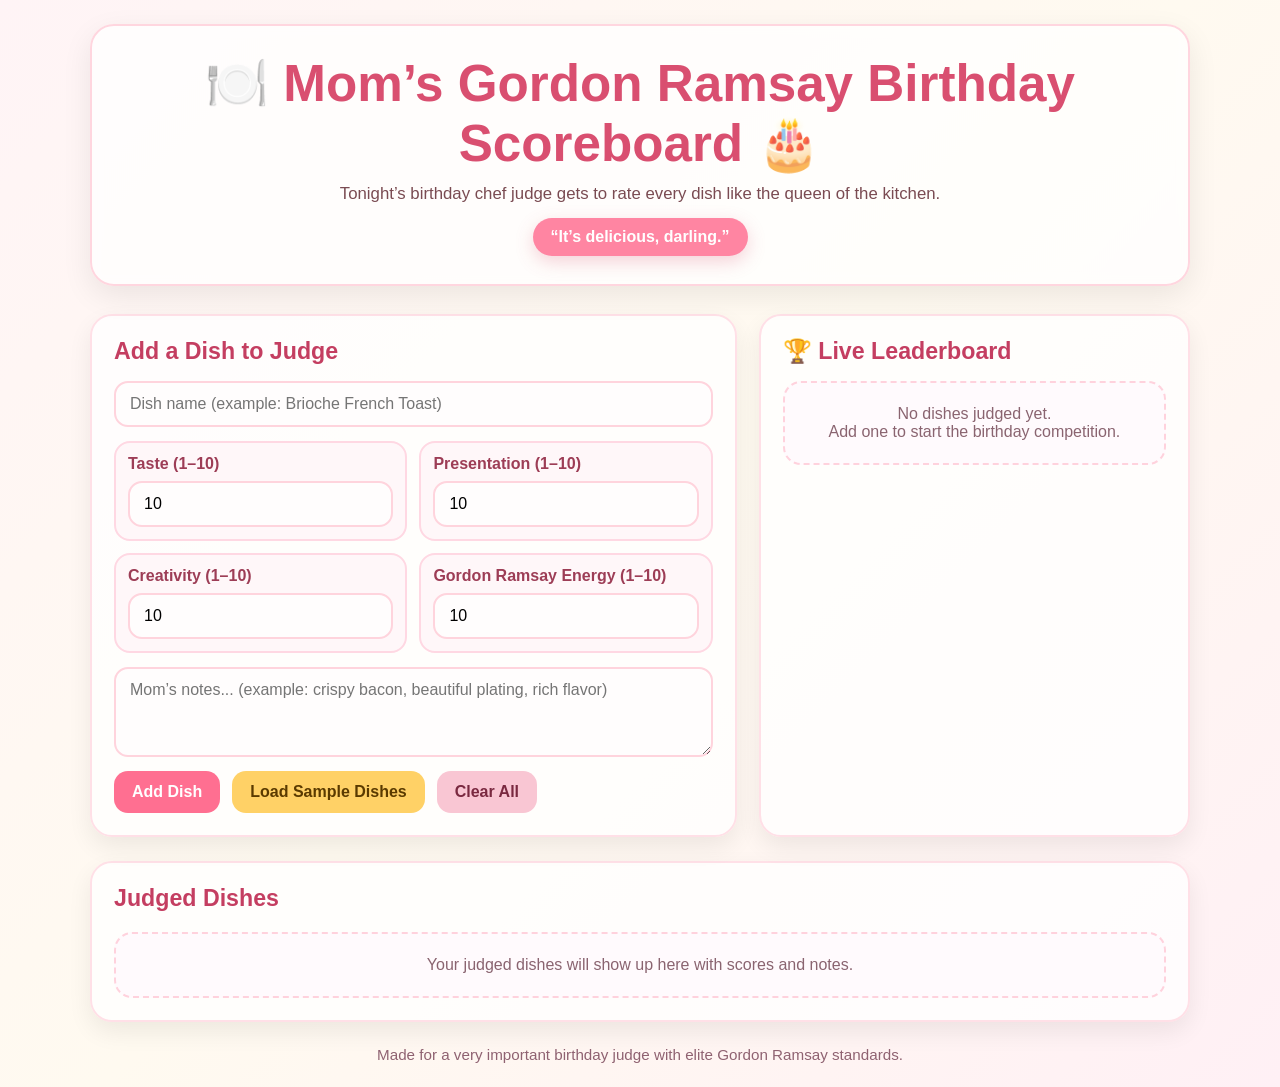
<file: birthday_judge.html>
<!DOCTYPE html>
<html lang="en">
<head>
  <meta charset="UTF-8" />
  <meta name="viewport" content="width=device-width, initial-scale=1.0" />
  <title>Mom's Gordon Ramsay Birthday Scoreboard</title>
  <style>
    * {
      box-sizing: border-box;
      margin: 0;
      padding: 0;
      font-family: "Trebuchet MS", "Segoe UI", sans-serif;
    }

    body {
      background: linear-gradient(135deg, #fff4f6, #fffaf0, #fff0f5);
      color: #4a2c2a;
      min-height: 100vh;
      padding: 24px;
    }

    .container {
      max-width: 1100px;
      margin: 0 auto;
    }

    .header {
      text-align: center;
      margin-bottom: 28px;
      background: rgba(255,255,255,0.75);
      backdrop-filter: blur(6px);
      border-radius: 24px;
      padding: 28px 20px;
      box-shadow: 0 10px 30px rgba(0,0,0,0.08);
      border: 2px solid #ffd6df;
    }

    .header h1 {
      font-size: clamp(2rem, 4vw, 3.4rem);
      color: #d94f70;
      margin-bottom: 10px;
    }

    .header p {
      font-size: 1.05rem;
      color: #7a4b52;
    }

    .birthday-badge {
      display: inline-block;
      margin-top: 14px;
      background: #ff85a2;
      color: white;
      padding: 10px 18px;
      border-radius: 999px;
      font-weight: bold;
      box-shadow: 0 6px 18px rgba(217, 79, 112, 0.25);
    }

    .top-grid {
      display: grid;
      grid-template-columns: 1.2fr 0.8fr;
      gap: 22px;
      margin-bottom: 24px;
    }

    .panel {
      background: rgba(255,255,255,0.82);
      border: 2px solid #ffe0e7;
      border-radius: 22px;
      padding: 22px;
      box-shadow: 0 10px 24px rgba(0,0,0,0.07);
    }

    .panel h2 {
      margin-bottom: 16px;
      color: #c43e61;
      font-size: 1.45rem;
    }

    .dish-form {
      display: grid;
      gap: 14px;
    }

    .dish-form input,
    .dish-form textarea {
      width: 100%;
      border: 2px solid #ffd4dd;
      border-radius: 14px;
      padding: 12px 14px;
      font-size: 1rem;
      background: #fffdfd;
      outline: none;
      transition: 0.2s ease;
    }

    .dish-form input:focus,
    .dish-form textarea:focus {
      border-color: #ff8daa;
      box-shadow: 0 0 0 4px rgba(255, 141, 170, 0.15);
    }

    .dish-form textarea {
      min-height: 90px;
      resize: vertical;
    }

    .score-grid {
      display: grid;
      grid-template-columns: repeat(2, 1fr);
      gap: 12px;
    }

    .score-box {
      background: #fff7f9;
      border: 2px solid #ffd8e3;
      border-radius: 16px;
      padding: 12px;
    }

    .score-box label {
      display: block;
      margin-bottom: 8px;
      font-weight: bold;
      color: #9d3d56;
    }

    .score-box input {
      width: 100%;
    }

    .btn-row {
      display: flex;
      gap: 12px;
      flex-wrap: wrap;
    }

    button {
      border: none;
      border-radius: 14px;
      padding: 12px 18px;
      font-size: 1rem;
      font-weight: bold;
      cursor: pointer;
      transition: transform 0.15s ease, opacity 0.15s ease;
    }

    button:hover {
      transform: translateY(-2px);
      opacity: 0.95;
    }

    .primary-btn {
      background: #ff6f91;
      color: white;
    }

    .secondary-btn {
      background: #ffd166;
      color: #5a3a00;
    }

    .danger-btn {
      background: #f9c6d3;
      color: #7a2940;
    }

    .leaderboard {
      list-style: none;
      display: grid;
      gap: 12px;
    }

    .leaderboard-item {
      background: linear-gradient(135deg, #fff8fb, #fffaf4);
      border: 2px solid #ffdbe5;
      border-radius: 18px;
      padding: 14px 16px;
      display: grid;
      grid-template-columns: auto 1fr auto;
      align-items: center;
      gap: 14px;
    }

    .place {
      width: 42px;
      height: 42px;
      border-radius: 50%;
      background: #ff8fab;
      color: white;
      display: grid;
      place-items: center;
      font-weight: bold;
      font-size: 1.05rem;
    }

    .leaderboard-item:first-child .place {
      background: #ffb703;
    }

    .leaderboard-item:nth-child(2) .place {
      background: #b8b8ff;
    }

    .leaderboard-item:nth-child(3) .place {
      background: #f4a261;
    }

    .dish-name {
      font-weight: bold;
      font-size: 1.08rem;
      color: #7f2945;
    }

    .dish-sub {
      font-size: 0.92rem;
      color: #7a5a60;
      margin-top: 4px;
    }

    .total-score {
      font-size: 1.3rem;
      font-weight: bold;
      color: #d94f70;
    }

    .cards {
      display: grid;
      gap: 16px;
      margin-top: 20px;
    }

    .dish-card {
      background: rgba(255,255,255,0.9);
      border: 2px solid #ffe2e9;
      border-radius: 22px;
      padding: 18px;
      box-shadow: 0 8px 20px rgba(0,0,0,0.05);
    }

    .dish-card-top {
      display: flex;
      justify-content: space-between;
      align-items: center;
      gap: 12px;
      margin-bottom: 14px;
      flex-wrap: wrap;
    }

    .dish-card h3 {
      color: #b83258;
      font-size: 1.25rem;
    }

    .badge {
      background: #ffe680;
      color: #6b4f00;
      font-weight: bold;
      padding: 8px 12px;
      border-radius: 999px;
    }

    .mini-scores {
      display: grid;
      grid-template-columns: repeat(4, 1fr);
      gap: 10px;
      margin-bottom: 12px;
    }

    .mini-score {
      background: #fff8fb;
      border: 1.5px solid #ffd7e2;
      border-radius: 14px;
      padding: 10px;
      text-align: center;
    }

    .mini-score strong {
      display: block;
      color: #a13d58;
      margin-bottom: 5px;
      font-size: 0.92rem;
    }

    .notes {
      background: #fffaf2;
      border-left: 4px solid #ffb4a2;
      padding: 12px;
      border-radius: 12px;
      color: #6f4e37;
      margin-bottom: 14px;
      white-space: pre-wrap;
    }

    .card-actions {
      display: flex;
      gap: 10px;
      flex-wrap: wrap;
    }

    .small-btn {
      padding: 10px 14px;
      border-radius: 12px;
      font-size: 0.94rem;
    }

    .empty-state {
      text-align: center;
      padding: 22px;
      color: #8a6470;
      background: #fffafd;
      border: 2px dashed #ffd2dd;
      border-radius: 18px;
    }

    .footer-note {
      text-align: center;
      margin-top: 24px;
      color: #8f6271;
      font-size: 0.95rem;
    }

    @media (max-width: 840px) {
      .top-grid {
        grid-template-columns: 1fr;
      }

      .score-grid,
      .mini-scores {
        grid-template-columns: repeat(2, 1fr);
      }
    }

    @media (max-width: 520px) {
      .score-grid,
      .mini-scores {
        grid-template-columns: 1fr;
      }

      .leaderboard-item {
        grid-template-columns: 1fr;
        text-align: center;
      }

      .place {
        margin: 0 auto;
      }
    }
  </style>
</head>
<body>
  <div class="container">
    <div class="header">
      <h1>🍽️ Mom’s Gordon Ramsay Birthday Scoreboard 🎂</h1>
      <p>Tonight’s birthday chef judge gets to rate every dish like the queen of the kitchen.</p>
      <div class="birthday-badge">“It’s delicious, darling.”</div>
    </div>

    <div class="top-grid">
      <div class="panel">
        <h2>Add a Dish to Judge</h2>
        <div class="dish-form">
          <input type="text" id="dishName" placeholder="Dish name (example: Brioche French Toast)" />
          
          <div class="score-grid">
            <div class="score-box">
              <label for="taste">Taste (1–10)</label>
              <input type="number" id="taste" min="1" max="10" value="10" />
            </div>
            <div class="score-box">
              <label for="presentation">Presentation (1–10)</label>
              <input type="number" id="presentation" min="1" max="10" value="10" />
            </div>
            <div class="score-box">
              <label for="creativity">Creativity (1–10)</label>
              <input type="number" id="creativity" min="1" max="10" value="10" />
            </div>
            <div class="score-box">
              <label for="ramsay">Gordon Ramsay Energy (1–10)</label>
              <input type="number" id="ramsay" min="1" max="10" value="10" />
            </div>
          </div>

          <textarea id="notes" placeholder="Mom’s notes... (example: crispy bacon, beautiful plating, rich flavor)"></textarea>

          <div class="btn-row">
            <button class="primary-btn" onclick="addDish()">Add Dish</button>
            <button class="secondary-btn" onclick="loadSample()">Load Sample Dishes</button>
            <button class="danger-btn" onclick="clearAllDishes()">Clear All</button>
          </div>
        </div>
      </div>

      <div class="panel">
        <h2>🏆 Live Leaderboard</h2>
        <ul class="leaderboard" id="leaderboard"></ul>
      </div>
    </div>

    <div class="panel">
      <h2>Judged Dishes</h2>
      <div class="cards" id="dishCards"></div>
    </div>

    <div class="footer-note">
      Made for a very important birthday judge with elite Gordon Ramsay standards.
    </div>
  </div>

  <script>
    let dishes = [];

    function getTotalScore(dish) {
      return dish.taste + dish.presentation + dish.creativity + dish.ramsay;
    }

    function getVerdict(score) {
      if (score >= 37) return "🏅 Birthday Masterpiece";
      if (score >= 32) return "🌟 Absolutely Delicious";
      if (score >= 26) return "👏 Strong Dish";
      if (score >= 20) return "😊 Pretty Good";
      return "🔥 Needs More Seasoning";
    }

    function addDish() {
      const dishName = document.getElementById("dishName").value.trim();
      const taste = parseInt(document.getElementById("taste").value);
      const presentation = parseInt(document.getElementById("presentation").value);
      const creativity = parseInt(document.getElementById("creativity").value);
      const ramsay = parseInt(document.getElementById("ramsay").value);
      const notes = document.getElementById("notes").value.trim();

      if (!dishName) {
        alert("Please enter a dish name first.");
        return;
      }

      const scores = [taste, presentation, creativity, ramsay];
      const invalid = scores.some(score => isNaN(score) || score < 1 || score > 10);

      if (invalid) {
        alert("All scores need to be between 1 and 10.");
        return;
      }

      const dish = {
        id: Date.now(),
        dishName,
        taste,
        presentation,
        creativity,
        ramsay,
        notes
      };

      dishes.push(dish);
      renderEverything();
      resetForm();
    }

    function resetForm() {
      document.getElementById("dishName").value = "";
      document.getElementById("taste").value = 10;
      document.getElementById("presentation").value = 10;
      document.getElementById("creativity").value = 10;
      document.getElementById("ramsay").value = 10;
      document.getElementById("notes").value = "";
    }

    function deleteDish(id) {
      dishes = dishes.filter(dish => dish.id !== id);
      renderEverything();
    }

    function clearAllDishes() {
      if (dishes.length === 0) return;
      const confirmed = confirm("Clear all dishes from the scoreboard?");
      if (confirmed) {
        dishes = [];
        renderEverything();
      }
    }

    function loadSample() {
      dishes = [
        {
          id: 1,
          dishName: "Rustic French Toast",
          taste: 10,
          presentation: 9,
          creativity: 8,
          ramsay: 10,
          notes: "Golden, cozy, and birthday-worthy."
        },
        {
          id: 2,
          dishName: "Crispy Bacon",
          taste: 9,
          presentation: 8,
          creativity: 7,
          ramsay: 9,
          notes: "Perfect crunch. Not burnt. Very important."
        },
        {
          id: 3,
          dishName: "Fresh Fruit Plate",
          taste: 8,
          presentation: 10,
          creativity: 8,
          ramsay: 8,
          notes: "Bright, fresh, and pretty on the table."
        }
      ];
      renderEverything();
    }

    function renderLeaderboard() {
      const leaderboard = document.getElementById("leaderboard");
      leaderboard.innerHTML = "";

      if (dishes.length === 0) {
        leaderboard.innerHTML = `
          <div class="empty-state">
            No dishes judged yet.<br>
            Add one to start the birthday competition.
          </div>
        `;
        return;
      }

      const sorted = [...dishes].sort((a, b) => getTotalScore(b) - getTotalScore(a));

      sorted.forEach((dish, index) => {
        const li = document.createElement("li");
        li.className = "leaderboard-item";
        li.innerHTML = `
          <div class="place">${index + 1}</div>
          <div>
            <div class="dish-name">${dish.dishName}</div>
            <div class="dish-sub">${getVerdict(getTotalScore(dish))}</div>
          </div>
          <div class="total-score">${getTotalScore(dish)}/40</div>
        `;
        leaderboard.appendChild(li);
      });
    }

    function renderCards() {
      const dishCards = document.getElementById("dishCards");
      dishCards.innerHTML = "";

      if (dishes.length === 0) {
        dishCards.innerHTML = `
          <div class="empty-state">
            Your judged dishes will show up here with scores and notes.
          </div>
        `;
        return;
      }

      const sorted = [...dishes].sort((a, b) => getTotalScore(b) - getTotalScore(a));

      sorted.forEach(dish => {
        const card = document.createElement("div");
        card.className = "dish-card";
        card.innerHTML = `
          <div class="dish-card-top">
            <h3>${dish.dishName}</h3>
            <div class="badge">${getTotalScore(dish)}/40 • ${getVerdict(getTotalScore(dish))}</div>
          </div>

          <div class="mini-scores">
            <div class="mini-score">
              <strong>Taste</strong>
              <span>${dish.taste}/10</span>
            </div>
            <div class="mini-score">
              <strong>Presentation</strong>
              <span>${dish.presentation}/10</span>
            </div>
            <div class="mini-score">
              <strong>Creativity</strong>
              <span>${dish.creativity}/10</span>
            </div>
            <div class="mini-score">
              <strong>Ramsay Energy</strong>
              <span>${dish.ramsay}/10</span>
            </div>
          </div>

          <div class="notes">${dish.notes ? dish.notes : "No notes added yet."}</div>

          <div class="card-actions">
            <button class="danger-btn small-btn" onclick="deleteDish(${dish.id})">Delete Dish</button>
          </div>
        `;
        dishCards.appendChild(card);
      });
    }

    function renderEverything() {
      renderLeaderboard();
      renderCards();
    }

    renderEverything();
  </script>
</body>
</html>
</file>
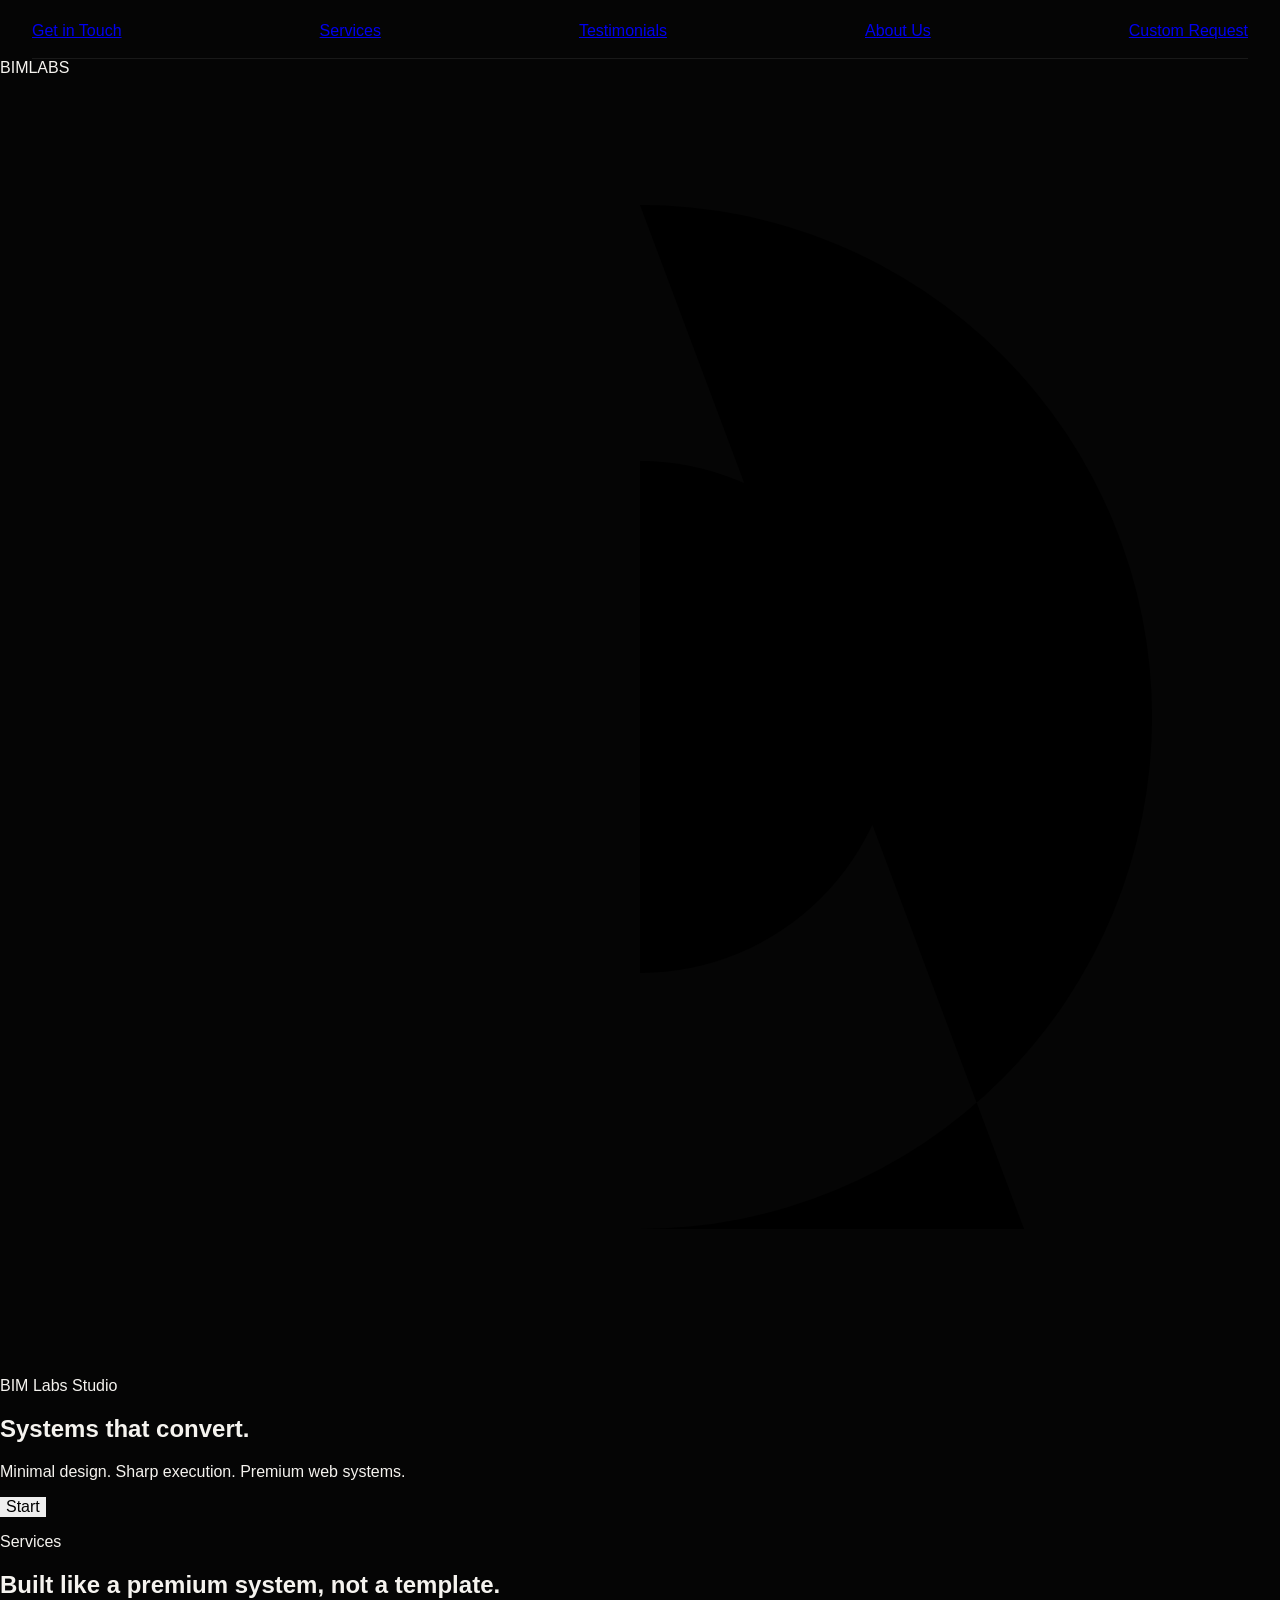
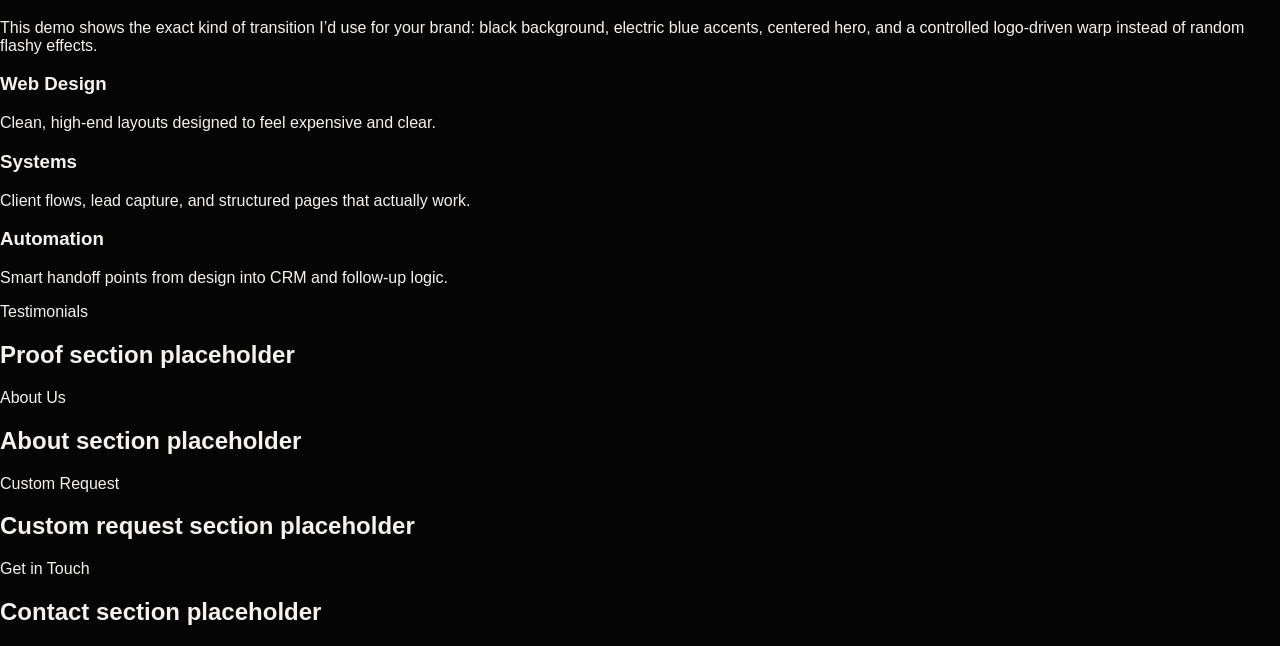
<file: index (4).html>
<!DOCTYPE html>
<html lang="en">
<head>
  <meta charset="UTF-8" />
  <meta name="viewport" content="width=device-width, initial-scale=1.0" />
  <title>BIM Labs Studio — Hero Transition Demo</title>
  <link rel="stylesheet" href="styles.css" />
</head>
<body>
  <nav class="topbar">
    <div class="topbar__inner">
      <a href="#contact" class="topbar__link">Get in Touch</a>
      <a href="#services" class="topbar__link">Services</a>
      <a href="#testimonials" class="topbar__link">Testimonials</a>
      <a href="#about" class="topbar__link">About Us</a>
      <a href="#custom-request" class="topbar__link topbar__link--cta">Custom Request</a>
    </div>
  </nav>

  <main>
    <section class="hero" id="home">
      <div class="hero__bg">
        <div class="hero__grain"></div>
        <div class="hero__glow hero__glow--one"></div>
        <div class="hero__glow hero__glow--two"></div>
        <div class="hero__grid"></div>
      </div>

      <div class="hero__content" id="heroContent">
        <div class="logo-wrap" id="logoWrap" aria-label="BIM Labs Studio animated logo">
          <div class="letters">
            <span>B</span><span>I</span><span>M</span><span>L</span><span>A</span><span>B</span><span>S</span>
          </div>

          <svg class="symbol" viewBox="0 0 100 100" role="img" aria-label="BIM Labs icon">
            <path class="outline" d="M50 10 A40 40 0 1 1 50 90 L80 90"></path>
            <path class="fill-shape" d="M50 30 A20 20 0 1 1 50 70 Z"></path>
          </svg>
        </div>

        <p class="hero__kicker">BIM Labs Studio</p>
        <h1 class="hero__title">Systems that convert.</h1>
        <p class="hero__sub">Minimal design. Sharp execution. Premium web systems.</p>

        <button id="startBtn" class="hero__button" type="button">
          <span>Start</span>
        </button>
      </div>

      <div class="transition-layer" id="transitionLayer" aria-hidden="true">
        <div class="transition-ring transition-ring--one"></div>
        <div class="transition-ring transition-ring--two"></div>
        <div class="transition-flash"></div>
      </div>
    </section>

    <section class="next-section" id="services">
      <div class="next-section__inner">
        <p class="section-label">Services</p>
        <h2>Built like a premium system, not a template.</h2>
        <p class="section-copy">
          This demo shows the exact kind of transition I’d use for your brand:
          black background, electric blue accents, centered hero, and a controlled
          logo-driven warp instead of random flashy effects.
        </p>

        <div class="cards">
          <article class="card">
            <h3>Web Design</h3>
            <p>Clean, high-end layouts designed to feel expensive and clear.</p>
          </article>

          <article class="card">
            <h3>Systems</h3>
            <p>Client flows, lead capture, and structured pages that actually work.</p>
          </article>

          <article class="card">
            <h3>Automation</h3>
            <p>Smart handoff points from design into CRM and follow-up logic.</p>
          </article>
        </div>
      </div>
    </section>

    <section class="placeholder-section" id="testimonials">
      <div class="placeholder-section__inner">
        <p class="section-label">Testimonials</p>
        <h2>Proof section placeholder</h2>
      </div>
    </section>

    <section class="placeholder-section" id="about">
      <div class="placeholder-section__inner">
        <p class="section-label">About Us</p>
        <h2>About section placeholder</h2>
      </div>
    </section>

    <section class="placeholder-section" id="custom-request">
      <div class="placeholder-section__inner">
        <p class="section-label">Custom Request</p>
        <h2>Custom request section placeholder</h2>
      </div>
    </section>

    <section class="placeholder-section" id="contact">
      <div class="placeholder-section__inner">
        <p class="section-label">Get in Touch</p>
        <h2>Contact section placeholder</h2>
      </div>
    </section>
  </main>

  <script src="app.js"></script>
</body>
</html>
</file>
<file: styles.css>
:root {
  --bg: #050505;
  --bg-soft: #0b0b0b;
  --panel: #101010;
  --line: rgba(255, 255, 255, 0.08);
  --line-strong: rgba(255, 255, 255, 0.14);

  --text: #f5f3ef;
  --muted: #a1a1a1;
  --red: #7a1111;
  --red-soft: #3a0b0b;

  --shadow-lg: 0 30px 80px rgba(0, 0, 0, 0.45);
  --shadow-sm: 0 10px 30px rgba(0, 0, 0, 0.22);

  --radius-lg: 22px;
  --radius-md: 14px;
  --transition: 220ms ease;
}

*,
*::before,
*::after {
  box-sizing: border-box;
}

html {
  scroll-behavior: smooth;
}

html,
body {
  margin: 0;
  padding: 0;
  min-height: 100%;
  background: #050505;
  color: var(--text);
  font-family: "Inter", sans-serif;
  -webkit-font-smoothing: antialiased;
  text-rendering: optimizeLegibility;
}

body {
  overflow-x: hidden;
}

/* -----------------------------------
   GLOBAL ATMOSPHERE
----------------------------------- */

.app-shell {
  position: relative;
  min-height: 100vh;
  isolation: isolate;
}

.app-background {
  display: none;
}

/* -----------------------------------
   SCREEN STATE
----------------------------------- */

.screen {
  position: relative;
  z-index: 1;
  min-height: calc(100vh - 120px);
  display: none;
  padding: 28px 20px 44px;
}

.screen.is-active {
  display: flex;
}

.screen__inner {
  width: min(var(--max-width), 100%);
  margin: 0 auto;
  display: flex;
  align-items: center;
  justify-content: center;
  animation: screenFadeUp 0.9s var(--transition-slow) both;
}

@keyframes screenFadeUp {
  from {
    opacity: 0;
    transform: translateY(24px) scale(0.985);
  }
  to {
    opacity: 1;
    transform: translateY(0) scale(1);
  }
}

/* -----------------------------------
   TOPBAR
----------------------------------- */

.topbar {
  position: relative;
  z-index: 3;
  padding: 22px 32px 0;
}

.topbar__inner {
  width: min(1400px, 100%);
  margin: 0 auto;
  display: flex;
  align-items: center;
  justify-content: space-between;
  gap: 24px;
  padding: 0 0 18px;
  border-bottom: 1px solid rgba(255,255,255,0.08);
  background: transparent;
  border-radius: 0;
  box-shadow: none;
}

.topbar__brand {
  display: flex;
  align-items: center;
  gap: 18px;
}

.topbar__logo {
  height: 46px;
  width: auto;
  object-fit: contain;
  filter: none;
}

.topbar__eyebrow {
  margin: 0 0 6px;
  font-size: 11px;
  font-weight: 700;
  letter-spacing: 0.22em;
  text-transform: uppercase;
  color: #8f8f8f;
}

.topbar__title {
  margin: 0;
  font-family: "Playfair Display", serif;
  font-size: 2rem;
  letter-spacing: -0.03em;
  line-height: 1;
  color: #f5f3ef;
}

.topbar__status {
  display: flex;
  gap: 12px;
}

.status-chip {
  min-width: 165px;
  padding: 12px 16px;
  border-radius: 999px;
  border: 1px solid rgba(255,255,255,0.12);
  background: transparent;
  display: flex;
  flex-direction: column;
  gap: 4px;
  box-shadow: none;
  transition: border-color var(--transition), transform var(--transition);
}

.status-chip:hover {
  transform: translateY(-1px);
  border-color: rgba(255,255,255,0.2);
}

.status-chip__label {
  font-size: 10px;
  font-weight: 800;
  letter-spacing: 0.18em;
  text-transform: uppercase;
  color: #7f7f7f;
}

.status-chip__value {
  font-size: 14px;
  font-weight: 700;
  color: #f5f3ef;
}

/* -----------------------------------
   BUTTONS
----------------------------------- */

button {
  appearance: none;
  border: 0;
  outline: none;
  cursor: pointer;
  font: inherit;
}

button:focus-visible {
  outline: 2px solid var(--gold);
  outline-offset: 3px;
}

#startExperienceBtn,
#beginJudgingBtn,
#submitScoresBtn,
#nextChefBtn,
#restartExperienceBtn {
  min-height: 56px;
  padding: 16px 28px;
  border-radius: 999px;
  font-weight: 800;
  letter-spacing: 0.04em;
  text-transform: uppercase;
  color: #f5f3ef;
  background: #7a1111;
  border: 1px solid #9d1a1a;
  box-shadow: none;
  transition:
    transform var(--transition),
    background var(--transition),
    border-color var(--transition);
}

#startExperienceBtn::before,
#beginJudgingBtn::before,
#submitScoresBtn::before,
#nextChefBtn::before,
#restartExperienceBtn::before {
  display: none;
}

#startExperienceBtn:hover,
#beginJudgingBtn:hover,
#submitScoresBtn:hover,
#nextChefBtn:hover,
#restartExperienceBtn:hover {
  transform: translateY(-1px);
  background: #8d1515;
  border-color: #b81f1f;
}

/* -----------------------------------
   INTRO SCREEN
----------------------------------- */

.screen--intro {
  align-items: center;
  justify-content: center;
}

.intro-hero {
  width: min(940px, 100%);
  text-align: center;
  padding: 62px 34px;
  border: 1px solid var(--line);
  border-radius: 34px;
  background:
    linear-gradient(180deg, rgba(255,255,255,0.03), rgba(255,255,255,0.015)),
    linear-gradient(180deg, #121217, #14141a);
  box-shadow: var(--shadow-lg);
  position: relative;
  overflow: hidden;
}

.intro-hero::before {
  content: "";
  position: absolute;
  inset: 0;
  background:
    radial-gradient(circle at 50% 15%, rgba(198, 165, 107, 0.12), transparent 24%),
    radial-gradient(circle at 50% 65%, rgba(126, 31, 31, 0.09), transparent 34%);
  pointer-events: none;
}

.intro-hero__logo-wrap {
  margin-bottom: 26px;
}

.intro-hero__logo {
  height: clamp(62px, 9vw, 92px);
  width: auto;
  object-fit: contain;
  filter: drop-shadow(0 12px 26px rgba(0, 0, 0, 0.42));
  animation: logoFloat 4.6s ease-in-out infinite;
}

@keyframes logoFloat {
  0%, 100% {
    transform: translateY(0);
  }
  50% {
    transform: translateY(-4px);
  }
}

.intro-hero__eyebrow,
.presentation-card__eyebrow,
.judging-panel__eyebrow,
.result-card__eyebrow,
.winner-card__eyebrow {
  margin: 0 0 12px;
  font-size: 12px;
  font-weight: 800;
  letter-spacing: 0.24em;
  text-transform: uppercase;
  color: var(--gold-2);
}

.intro-hero__title {
  margin: 0 auto;
  max-width: 820px;
  font-family: "Playfair Display", serif;
  font-size: clamp(2.6rem, 6vw, 5.8rem);
  line-height: 0.95;
  letter-spacing: -0.05em;
}

.intro-hero__description {
  width: min(680px, 100%);
  margin: 22px auto 0;
  font-size: clamp(1rem, 1.4vw, 1.15rem);
  line-height: 1.8;
  color: var(--muted);
}

.intro-hero__actions {
  margin-top: 34px;
  display: flex;
  justify-content: center;
}

/* -----------------------------------
   PRESENTATION SCREEN
----------------------------------- */

.screen--presentation .screen__inner {
  align-items: stretch;
}

.presentation-card {
  width: min(1180px, 100%);
  min-height: 720px;
  border-radius: 34px;
  border: 1px solid var(--line);
  background:
    linear-gradient(180deg, rgba(255,255,255,0.025), rgba(255,255,255,0.012)),
    #121217;
  box-shadow: var(--shadow-lg);
  padding: 42px;
  display: grid;
  grid-template-rows: auto 1fr auto;
  gap: 28px;
  position: relative;
  overflow: hidden;
}

.presentation-card::before {
  content: "";
  position: absolute;
  inset: auto -10% -18% auto;
  width: 420px;
  height: 420px;
  border-radius: 50%;
  background: radial-gradient(circle, rgba(126, 31, 31, 0.16), transparent 66%);
  pointer-events: none;
}

.presentation-card__header {
  text-align: center;
}

.presentation-card__chef-kicker {
  margin: 0 0 12px;
  display: inline-flex;
  align-items: center;
  gap: 10px;
  color: var(--muted);
  font-size: 14px;
  font-weight: 700;
  letter-spacing: 0.1em;
  text-transform: uppercase;
}

.presentation-card__chef-label {
  color: var(--muted-2);
}

.presentation-card__chef-name {
  color: var(--text);
}

.presentation-card__title {
  margin: 0 auto;
  max-width: 920px;
  font-family: "Playfair Display", serif;
  font-size: clamp(2.6rem, 5.2vw, 5.3rem);
  line-height: 0.95;
  letter-spacing: -0.05em;
}

.presentation-card__subtitle {
  margin: 16px 0 0;
  font-size: 1rem;
  color: var(--muted);
  letter-spacing: 0.08em;
  text-transform: uppercase;
}

.presentation-card__visuals {
  display: grid;
  grid-template-columns: 0.85fr 1.15fr;
  gap: 26px;
  align-items: center;
}

.chef-portrait,
.dish-showcase {
  margin: 0;
}

.chef-portrait__image-wrap,
.dish-showcase__image-wrap,
.winner-card__image-wrap {
  position: relative;
  overflow: hidden;
  border-radius: 28px;
  border: 1px solid var(--line);
  background:
    linear-gradient(180deg, rgba(255,255,255,0.02), rgba(255,255,255,0.01)),
    #191920;
  box-shadow: var(--shadow-md);
}

.chef-portrait__image-wrap {
  aspect-ratio: 4 / 5;
}

.dish-showcase__image-wrap {
  aspect-ratio: 16 / 10;
}

.chef-portrait__image,
.dish-showcase__image,
.winner-card__image {
  display: block;
  width: 100%;
  height: 100%;
  object-fit: cover;
  transform: scale(1.02);
  transition: transform 1.2s ease, filter 0.6s ease;
  filter: saturate(0.98) contrast(1.03);
}

.chef-portrait__image-wrap:hover .chef-portrait__image,
.dish-showcase__image-wrap:hover .dish-showcase__image,
.winner-card__image-wrap:hover .winner-card__image {
  transform: scale(1.06);
}

.chef-portrait__caption,
.dish-showcase__caption {
  margin-top: 12px;
  text-align: center;
  font-size: 12px;
  letter-spacing: 0.16em;
  text-transform: uppercase;
  color: var(--muted-2);
}

.presentation-card__footer {
  display: flex;
  justify-content: center;
}

/* -----------------------------------
   JUDGING SCREEN
----------------------------------- */

.judging-panel {
  width: min(960px, 100%);
  border: 1px solid var(--line);
  border-radius: 34px;
  background:
    linear-gradient(180deg, rgba(255,255,255,0.025), rgba(255,255,255,0.012)),
    #121217;
  box-shadow: var(--shadow-lg);
  padding: 42px;
  position: relative;
  overflow: hidden;
}

.judging-panel::before {
  content: "";
  position: absolute;
  inset: 0;
  background:
    radial-gradient(circle at top center, rgba(198,165,107,0.08), transparent 28%),
    radial-gradient(circle at bottom right, rgba(126,31,31,0.08), transparent 30%);
  pointer-events: none;
}

.judging-panel__header {
  text-align: center;
  margin-bottom: 30px;
}

.judging-panel__title {
  margin: 0;
  font-family: "Playfair Display", serif;
  font-size: clamp(2rem, 4vw, 3.5rem);
  line-height: 1;
  letter-spacing: -0.04em;
}

.judging-panel__dish-meta {
  margin-top: 16px;
}

.judging-panel__chef,
.judging-panel__dish {
  margin: 0;
}

.judging-panel__chef {
  color: var(--gold-2);
  font-size: 13px;
  font-weight: 800;
  letter-spacing: 0.18em;
  text-transform: uppercase;
}

.judging-panel__dish {
  margin-top: 8px;
  color: var(--muted);
  font-size: 1rem;
  line-height: 1.6;
}

.judging-form {
  display: grid;
  gap: 22px;
}

.score-group {
  margin: 0;
  padding: 24px;
  border-radius: 24px;
  border: 1px solid var(--line);
  background:
    linear-gradient(180deg, rgba(255,255,255,0.018), rgba(255,255,255,0.008)),
    #18181e;
  transition:
    transform var(--transition-fast),
    border-color var(--transition-fast),
    box-shadow var(--transition-fast);
}

.score-group:hover {
  transform: translateY(-2px);
  border-color: rgba(198, 165, 107, 0.18);
  box-shadow: var(--shadow-sm);
}

.score-group__legend {
  margin-bottom: 14px;
  padding: 0;
  font-size: 14px;
  font-weight: 800;
  letter-spacing: 0.12em;
  text-transform: uppercase;
  color: var(--text);
}

.score-group__buttons {
  display: flex;
  gap: 12px;
  flex-wrap: wrap;
}

.score-group__buttons button {
  width: 58px;
  height: 58px;
  border-radius: 50%;
  border: 1px solid var(--line-strong);
  background:
    linear-gradient(180deg, rgba(255,255,255,0.02), rgba(255,255,255,0.008)),
    #202029;
  color: var(--text);
  font-size: 1rem;
  font-weight: 800;
  box-shadow: inset 0 1px 0 rgba(255,255,255,0.03);
  transition:
    transform var(--transition-fast),
    border-color var(--transition-fast),
    background var(--transition-fast),
    box-shadow var(--transition-fast),
    color var(--transition-fast);
}

.score-group__buttons button:hover {
  transform: translateY(-2px) scale(1.03);
  border-color: rgba(198, 165, 107, 0.34);
  box-shadow: 0 8px 18px rgba(0, 0, 0, 0.22);
}

.score-group__buttons button.is-selected,
.score-group__buttons button[aria-pressed="true"] {
  color: #1b1208;
  border-color: rgba(227, 199, 146, 0.75);
  background: linear-gradient(135deg, var(--gold-2), var(--gold));
  box-shadow:
    0 12px 24px rgba(198, 165, 107, 0.22),
    inset 0 1px 0 rgba(255,255,255,0.3);
}

.judging-form__actions {
  display: flex;
  justify-content: center;
  margin-top: 10px;
}

/* -----------------------------------
   RESULT SCREEN
----------------------------------- */

.result-card,
.winner-card {
  width: min(900px, 100%);
  border: 1px solid var(--line);
  border-radius: 34px;
  background:
    linear-gradient(180deg, rgba(255,255,255,0.025), rgba(255,255,255,0.012)),
    #121217;
  box-shadow: var(--shadow-lg);
  padding: 42px;
  position: relative;
  overflow: hidden;
  text-align: center;
}

.result-card::before,
.winner-card::before {
  content: "";
  position: absolute;
  inset: 0;
  background:
    radial-gradient(circle at top center, rgba(198,165,107,0.09), transparent 30%),
    radial-gradient(circle at bottom center, rgba(126,31,31,0.08), transparent 28%);
  pointer-events: none;
}

.result-card__title,
.winner-card__title {
  margin: 0;
  font-family: "Playfair Display", serif;
  font-size: clamp(2.2rem, 4vw, 3.8rem);
  line-height: 1;
  letter-spacing: -0.04em;
}

.result-card__chef-dish,
.winner-card__content {
  margin-top: 24px;
}

.result-card__chef,
.winner-card__chef {
  margin: 0;
  color: var(--gold-2);
  font-size: 13px;
  font-weight: 800;
  letter-spacing: 0.18em;
  text-transform: uppercase;
}

.result-card__dish,
.winner-card__dish {
  margin: 14px auto 0;
  max-width: 720px;
  font-family: "Playfair Display", serif;
  font-size: clamp(1.6rem, 3vw, 2.7rem);
  line-height: 1.08;
  letter-spacing: -0.03em;
}

.result-card__scores {
  margin-top: 28px;
  display: grid;
  grid-template-columns: repeat(3, 1fr);
  gap: 16px;
}

.score-result {
  border: 1px solid var(--line);
  border-radius: 22px;
  background:
    linear-gradient(180deg, rgba(255,255,255,0.02), rgba(255,255,255,0.008)),
    #1a1a21;
  padding: 20px 16px;
}

.score-result__label,
.result-card__total-label {
  display: block;
  font-size: 11px;
  letter-spacing: 0.18em;
  text-transform: uppercase;
  font-weight: 800;
  color: var(--muted-2);
}

.score-result__value {
  display: block;
  margin-top: 10px;
  font-size: 2rem;
  font-weight: 800;
  color: var(--text);
}

.result-card__total {
  margin-top: 24px;
}

.result-card__total-value,
.winner-card__score {
  display: block;
  margin-top: 10px;
  font-family: "Playfair Display", serif;
  font-size: clamp(2rem, 4vw, 3.4rem);
  line-height: 1;
  color: var(--gold-2);
}

.result-card__actions,
.winner-card__actions {
  margin-top: 30px;
  display: flex;
  justify-content: center;
}

.winner-card__image-wrap {
  width: min(560px, 100%);
  margin: 28px auto 0;
  aspect-ratio: 16 / 10;
}

/* -----------------------------------
   SYSTEM PANEL
----------------------------------- */

.system-panel {
  width: min(var(--max-width), calc(100% - 40px));
  margin: 0 auto 30px;
  position: relative;
  z-index: 2;
}

.system-panel__section {
  padding: 20px;
  border: 1px solid var(--line);
  border-radius: 20px;
  background: #121217;
  color: var(--muted);
}

/* -----------------------------------
   IMAGE ANIMATION / AOS FRIENDLY
----------------------------------- */

/* Natural base motion for dramatic image entrances */
.chef-portrait__image-wrap,
.dish-showcase__image-wrap,
.winner-card__image-wrap,
.presentation-card__header,
.judging-panel__header,
.result-card__header,
.winner-card__header {
  will-change: transform, opacity;
}

/* AOS helper polish */
[data-aos] {
  transition-timing-function: cubic-bezier(0.22, 1, 0.36, 1) !important;
}

[data-aos="fade-up"] {
  transform: translate3d(0, 26px, 0);
}

[data-aos="zoom-in"] {
  transform: scale(0.94);
}

[data-aos="fade-right"] {
  transform: translate3d(-30px, 0, 0);
}

[data-aos="fade-left"] {
  transform: translate3d(30px, 0, 0);
}

/* -----------------------------------
   ACCESSIBILITY / UTILITIES
----------------------------------- */

img {
  max-width: 100%;
}

[hidden] {
  display: none !important;
}

/* -----------------------------------
   RESPONSIVE
----------------------------------- */

@media (max-width: 1100px) {
  .presentation-card {
    min-height: auto;
  }

  .presentation-card__visuals {
    grid-template-columns: 1fr;
  }

  .chef-portrait {
    max-width: 420px;
    margin: 0 auto;
  }

  .dish-showcase {
    max-width: 760px;
    margin: 0 auto;
  }
}

@media (max-width: 900px) {
  .topbar__inner {
    flex-direction: column;
    align-items: stretch;
  }

  .topbar__status {
    justify-content: flex-start;
  }

  .judging-panel,
  .presentation-card,
  .result-card,
  .winner-card,
  .intro-hero {
    padding: 30px 22px;
    border-radius: 26px;
  }

  .result-card__scores {
    grid-template-columns: 1fr;
  }
}

@media (max-width: 640px) {
  .topbar {
    padding: 14px 14px 0;
  }

  .screen {
    padding: 18px 14px 28px;
    min-height: calc(100vh - 98px);
  }

  .topbar__brand {
    align-items: flex-start;
  }

  .topbar__logo {
    height: 42px;
  }

  .status-chip {
    min-width: 0;
    width: 100%;
  }

  .intro-hero__title,
  .presentation-card__title {
    line-height: 1;
  }

  .score-group__buttons {
    justify-content: center;
  }

  .score-group__buttons button {
    width: 54px;
    height: 54px;
  }
}

@media (prefers-reduced-motion: reduce) {
  *,
  *::before,
  *::after {
    animation: none !important;
    transition: none !important;
    scroll-behavior: auto !important;
  }
}

.screen {
  position: relative;
  z-index: 1;
  min-height: calc(100vh - 110px);
  display: none;
  padding: 30px 32px 50px;
}

.screen.is-active {
  display: flex;
}

.screen__inner {
  width: min(1400px, 100%);
  margin: 0 auto;
  display: flex;
  align-items: center;
  justify-content: center;
  animation: screenFadeUp 0.7s ease both;
}
</file>
